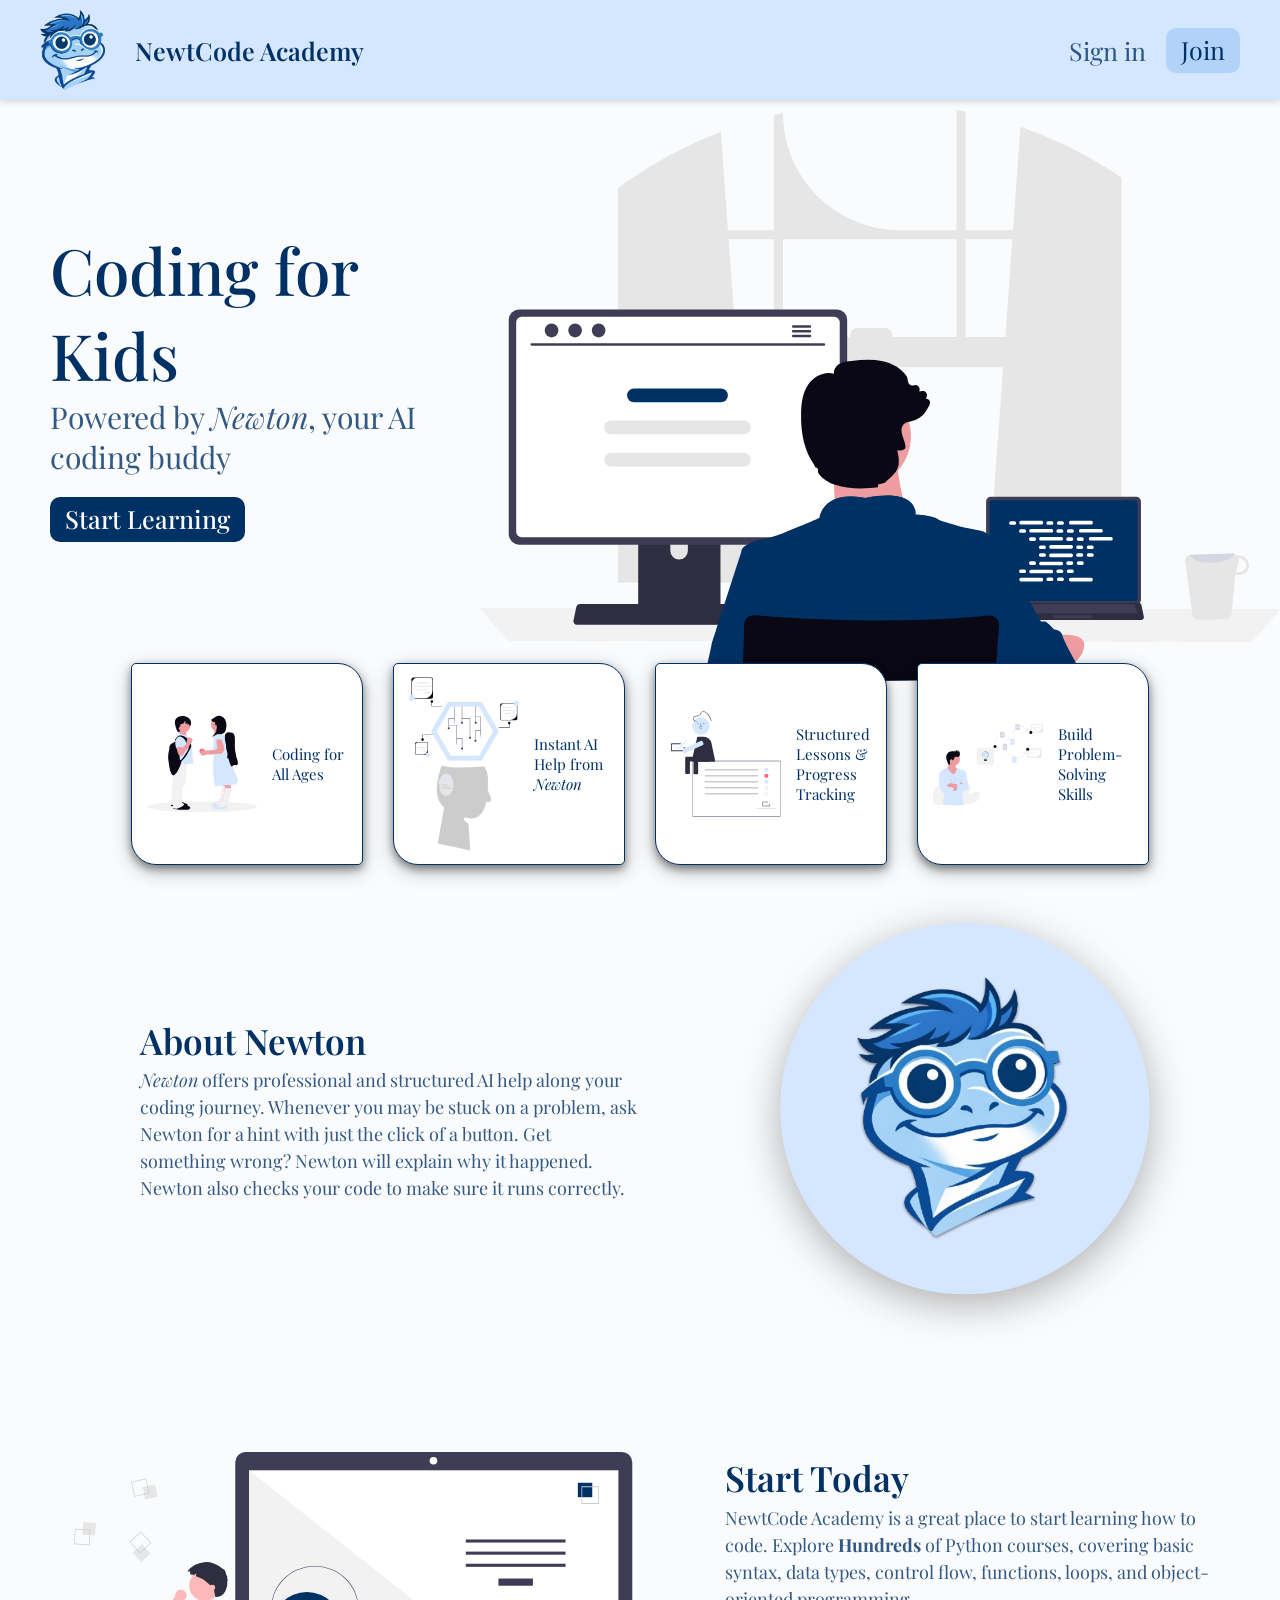
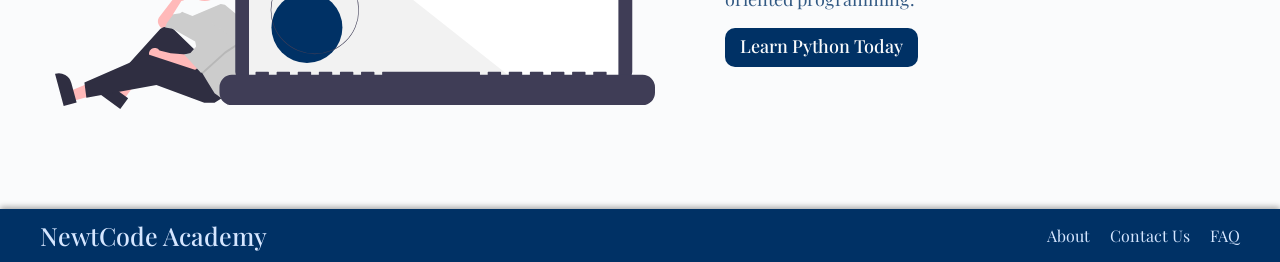
<file: index.html>
<!DOCTYPE html>
<html lang="en">
<head>
    <meta charset="UTF-8">
    <meta name="viewport" content="width=device-width, initial-scale=1.0">
    <title>NewtCode Academy</title>
    <link rel="apple-touch-icon" sizes="180x180" href="/images/favicon/apple-touch-icon.png">
    <link rel="icon" type="image/png" sizes="32x32" href="/images/favicon/favicon-32x32.png">
    <link rel="icon" type="image/png" sizes="16x16" href="/images/favicon/favicon-16x16.png">
    <link rel="manifest" href="/images/favicon/site.webmanifest">
    <link rel="stylesheet" href="/stylesheets/index.css">
    <link rel="stylesheet" href="/stylesheets/theme.css">
    <link href="https://fonts.googleapis.com/css2?family=Playfair+Display:wght@400;600;700&display=swap" rel="stylesheet">
</head>

<body>
    <!-- NAVIGATION BAR -->
    <div class="nav-bar">
        <div class="nav-left">
            <img class="nav-logo" src="/images/png/newton_the_newt_logo.png" alt="newton the newt logo">
            <h1 class="nav-name">NewtCode Academy</h1>
        </div>
        <ul class="nav-right">
            <li class="nav-signin">Sign in</li>
            <li class="nav-join">Join</li>
        </ul>
    </div>

    <!-- HERO -->
    <div class="hero">
        <div class="hero-left">
            <h2 class="hero-header">Coding for Kids</h2>
            <h3 class="hero-text">Powered by <i>Newton</i>, your AI coding buddy</h3>
            <h3 class="hero-button">Start Learning</h3>
        </div>
        <img src="/images/svg/undraw_programming_j1zw.svg" alt="drawing of person coding at desk with two monitors">
    </div>
    
    <!-- CARD SECTION -->
    <div class="cards">
        <div class="card">
            <img class="card-img" src="/images/svg/undraw_true-friends_1h3v.svg" alt="two school kids talking">
            <p class="card-text">Coding for All Ages</p>
        </div>
        <div class="card">
            <img class="card-img" src="/images/svg/undraw_artificial-intelligence_43qa.svg" alt="AI mind image">
            <p class="card-text">Instant AI Help from <i>Newton</i></p>
        </div>
        <div class="card">
            <img class="card-img" src="/images/svg/undraw_progress-tracking_9m3o.svg" alt="person sitting on progress tracker">
            <p class="card-text">Structured Lessons & Progress Tracking</p>
        </div>
        <div class="card">
            <img class="card-img" src="/images/svg/undraw_thought-process_ze2r.svg" alt="man thinking systematically">
            <p class="card-text">Build Problem-Solving Skills</p>
        </div>
    </div>

    <!-- ABOUT NEWTON -->
    <div class="about">
        <div class="about-left">
            <h2 class="header">About Newton</h2>
            <p class="section-text"><i>Newton</i> offers professional and structured AI help along your coding journey. Whenever you may be stuck on a problem, ask Newton for a hint with just the click of a button. Get something wrong? Newton will explain why it happened. Newton also checks your code to make sure it runs correctly.</p>
        </div>
        <img class="about-img" src="/images/svg/newton_the_newt_bubble.svg" alt="newton surrounded in a blue circle">
    </div>

    <!-- CALL TO ACTION SECTION -->
    <div class="cat">
        <img class="cat-img" src="/images/svg/undraw_code-thinking_0vf2.svg" alt="">
        <div class="cat-right">
            <h2 class="header">Start Today</h2>
            <p class="section-text">NewtCode Academy is a great place to start learning how to code. Explore <b>Hundreds</b> of Python courses, covering basic syntax, data types, control flow, functions, loops, and object-oriented programming. </p>
            <h3 class="cat-button">Learn Python Today</h3>
        </div>
    </div>

    <!-- FOOTER -->
    <div class="footer">
        <h2 class="footer-name">NewtCode Academy</h2>
        <ul class="footer-right">
            <li class="footer-list">About</li>
            <li class="footer-list">Contact Us</li>
            <li class="footer-list">FAQ</li>
        </ul>
    </div>

</body>
</html>
</file>
<file: stylesheets/index.css>
body {
    margin: 0;
    display:flex;
    flex-direction: column;
    background-color: var(--primary-background-color);
    font-family: var(--primary-font);
}

.nav-bar {
    background-color: var(--primary-light-blue);
    display: flex;
    justify-content: space-between;
    align-items: center;
    padding: 10px 40px;
    box-shadow: 0 2px 6px rgba(0,0,0,.15);
}

.nav-left {
    display:flex;
    align-items: center;
    gap: 30px;
}

.nav-logo {
    width: 65px;
}

.nav-name {
    color: var(--primary-dark-blue);
    font-size: var(--small-text);
    font-weight: 600;
}

.nav-right {
    display: flex;
    align-items: center;
    list-style-type: none;
    gap: 20px;
}

.nav-signin {
    opacity: 80%;;
    color: var(--primary-dark-blue);
    font-size: var(--small-text);
}

.nav-join {
    background-color: #b1d3f9;
    padding: var(--button-padding);
    border-radius: var(--button-border-radius);
    color: var(--primary-dark-blue);
    font-size: var(--small-text);
}

.hero {
    display: flex;
    justify-content: space-around;
    align-items: center;
    padding-left: 50px;
    padding-top: 10px;
}

.hero-header {
    font-size: 64px; 
    margin: 0;
    font-weight: 500;
    color: var(--primary-dark-blue);
}

.hero-text {
    font-size: 30px; 
    margin: 0;
    font-weight: 300;
    color: var(--primary-dark-blue);
    opacity: 80%;
}

.hero-button {
    width: fit-content;
    background-color: var(--primary-dark-blue);
    color: var(--primary-background-color);
    border-radius: var(--button-border-radius);
    padding: var(--button-padding);
    font-size: var(--small-text);
    margin-top: 20px;
    font-weight: 500;
}

.cards {
    display: flex;
    justify-content: center;
    margin-top: -20px;
    gap: 30px;
}

.card {
    display: flex;
    align-items: center;
    border: 1px solid var(--primary-dark-blue);
    border-radius: 5px 25px;
    background-color: white;
    width: 200px;
    gap: 15px;
    box-shadow: 0 4px 8px 0 rgba(0, 0, 0, 0.4), 0 6px 20px 0 rgba(0, 0, 0, 0.26);
    padding: 0 15px;
}

.card-img {
    width: 110px;
    height: 200px;
}

.card-text {
    color: var(--primary-dark-blue);
    font-size: 15px;
}

.about {
    display: flex;
    justify-content: center;
    align-items: center;
}

.about-left {
    width: 500px;
    line-height: 1.5;
}

.header {
    font-size: 35px; 
    margin: 0;
    font-weight: 600;
    color: var(--primary-dark-blue);
}

.section-text {
    margin: 0;
    font-weight: 400;
    color: var(--primary-dark-blue);
    opacity: 80%;
    font-size: 18px;
}

.about-img {
    width: 650px;
    margin-right: -150px;
    filter: drop-shadow(0 10px 20px rgba(0,0,0,.3));
}

.cat{
    display: flex;
    justify-content: center;
    gap: 70px;
    margin: 100px 0;
}

.cat-img{
    width: 600px;
}

.cat-right{
    max-width: 500px;
    line-height: 1.5;
}

.cat-button {
    width: fit-content;
    color: var(--primary-background-color);
    background-color: var(--primary-dark-blue);
    border-radius: var(--button-border-radius);
    padding: var(--button-padding);
    font-size: 18px;
    margin-top: 15px;
    font-weight: 500;
}

.footer {
    display: flex;
    justify-content: space-between;
    align-items: center;
    background-color: var(--primary-dark-blue);
    padding: 0px 40px;
    box-shadow: 0 -2px 6px rgba(0,0,0,.35);
}

.footer-name {
    margin: 0px;
    font-size: var(--small-text);
    color: var(--primary-light-blue);
    font-weight: 500;
}

.footer-right {
    display: flex;
    list-style-type: none;
    gap: 20px;
    color: var(--primary-light-blue);
}
</file>
<file: stylesheets/theme.css>
:root {
    --primary-background-color: #fafbfc;
    --primary-light-blue: #D5E6FF;
    --primary-dark-blue: #003165;
    --primary-font: "Playfair Display", serif;
    --small-text: 25px;
    --button-padding: 5px 15px 7px 15px;
    --button-border-radius: 10px;
}
</file>
